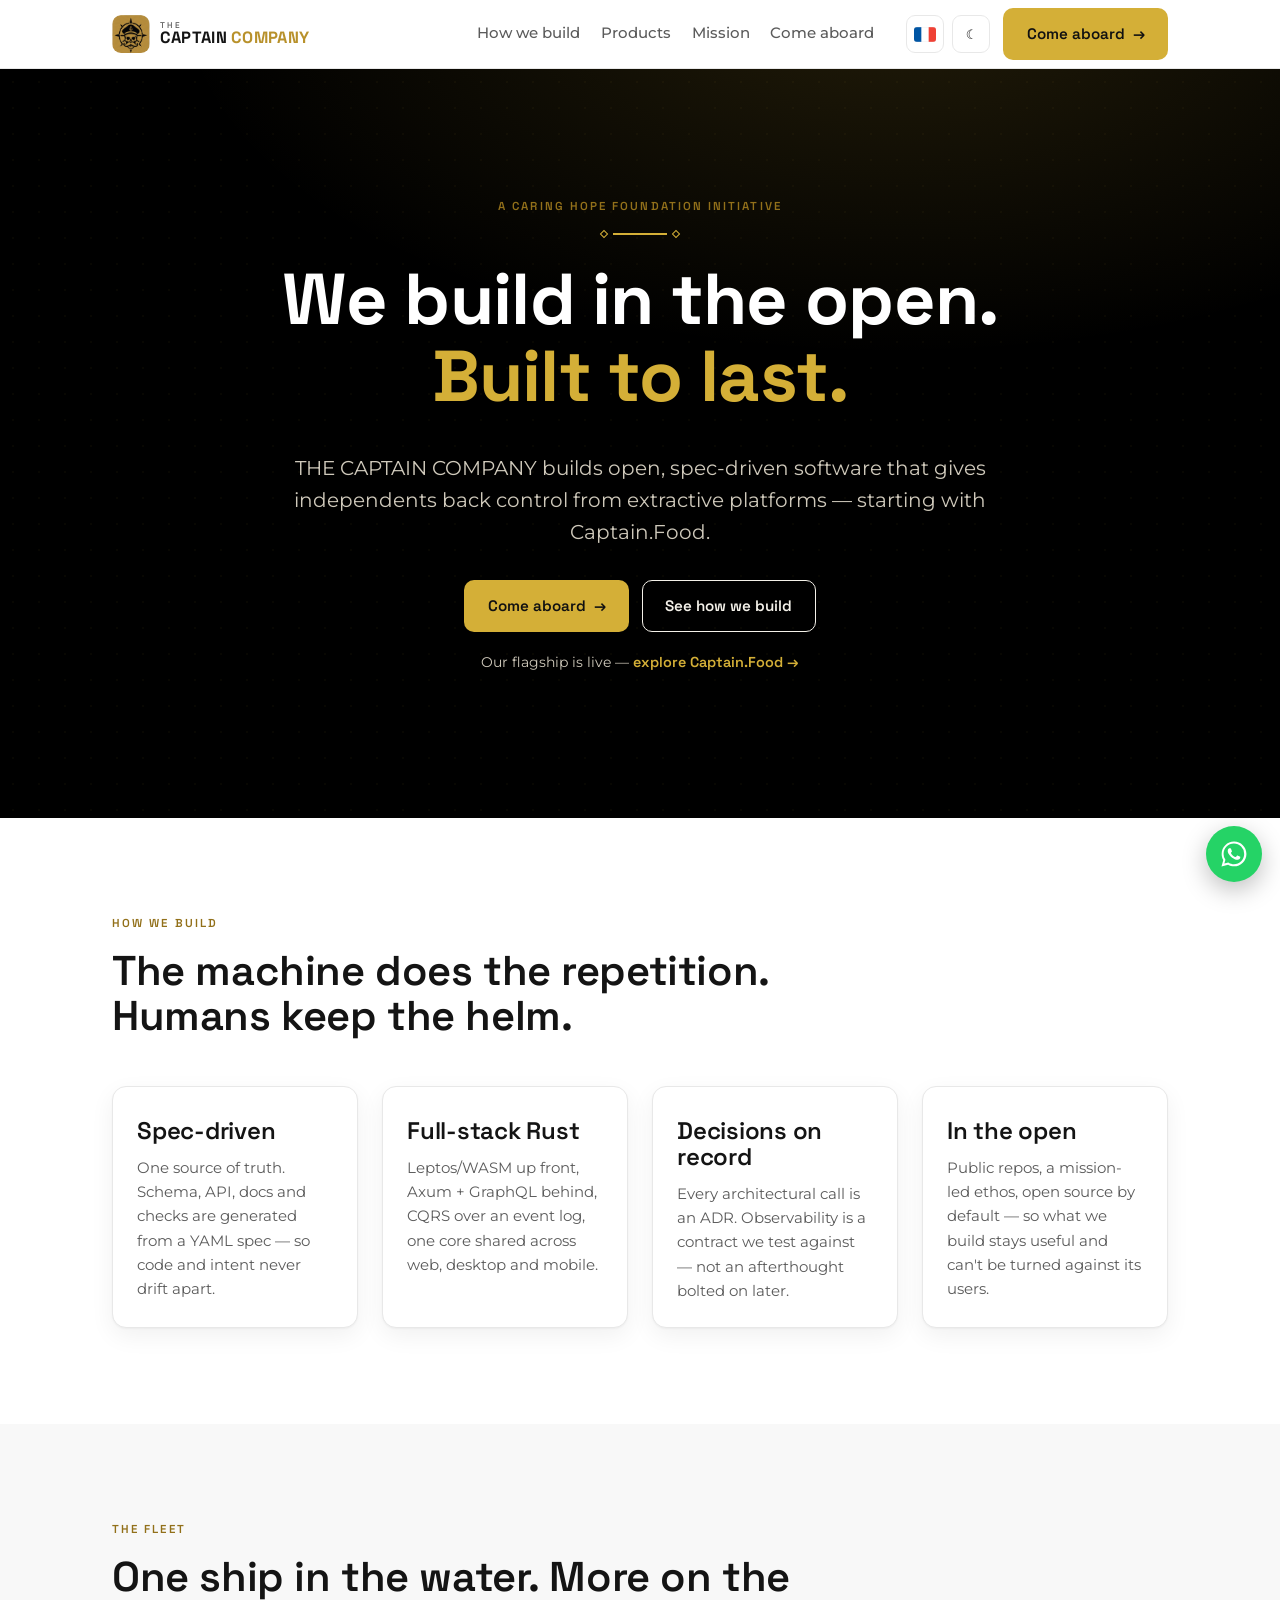
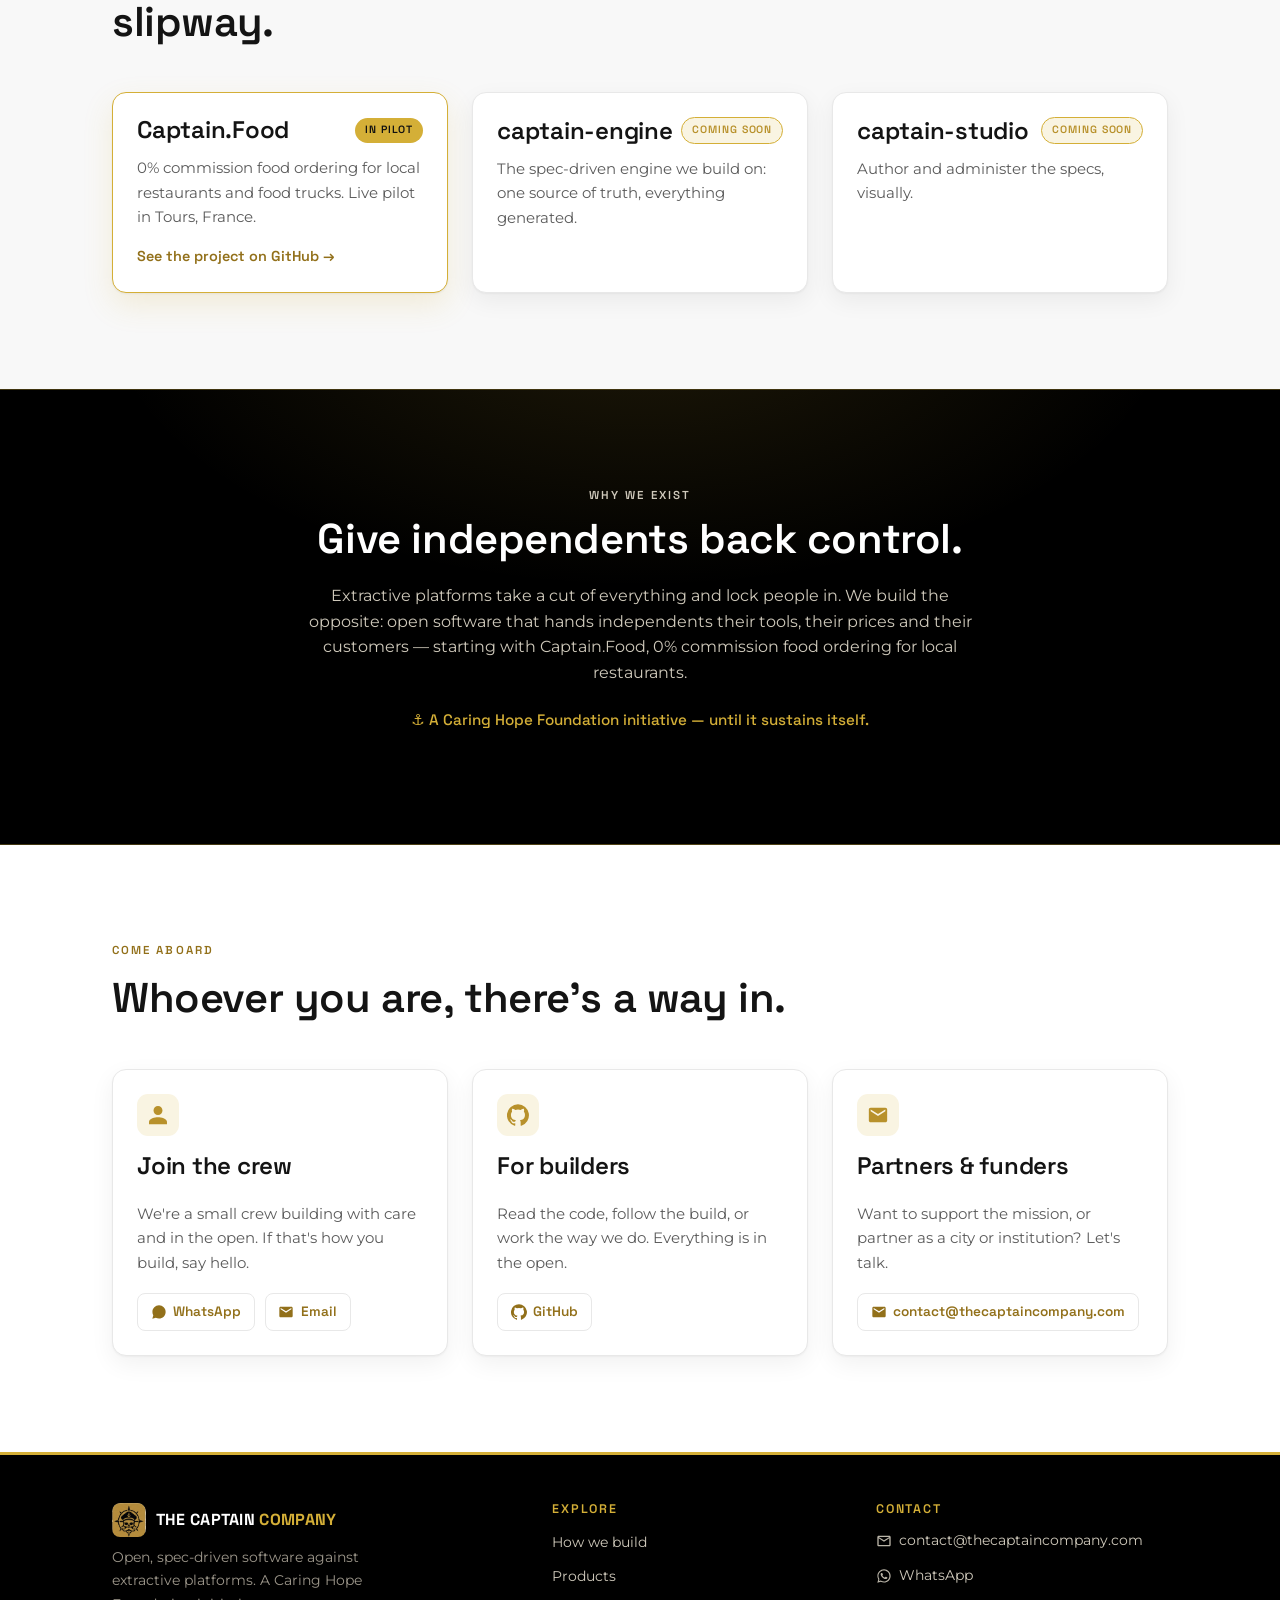
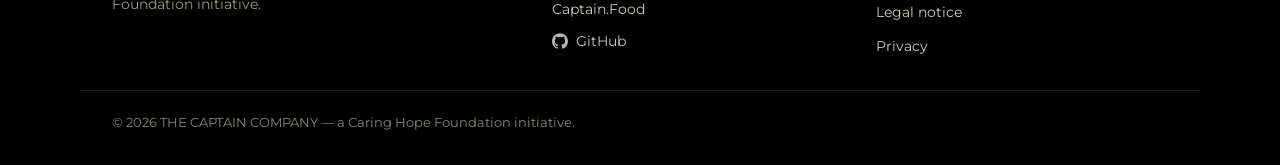
<file: index.html>
<!doctype html>
<html lang="en">
<head>
  <meta charset="utf-8" />
  <meta name="viewport" content="width=device-width, initial-scale=1" />
  <title>THE CAPTAIN COMPANY — open software against extractive platforms</title>
  <meta name="description" content="THE CAPTAIN COMPANY builds open, spec-driven software that gives independents back control from extractive platforms — starting with Captain.Food. A Caring Hope Foundation initiative." />
  <link rel="canonical" href="https://thecaptaincompany.com/" />
  <link rel="icon" type="image/png" href="/assets/favicon.png" />
  <link rel="apple-touch-icon" href="/assets/apple-touch-icon.png" />
  <meta name="theme-color" content="#000000" />

  <meta property="og:type" content="website" />
  <meta property="og:site_name" content="THE CAPTAIN COMPANY" />
  <meta property="og:title" content="THE CAPTAIN COMPANY" />
  <meta property="og:description" content="Open, spec-driven software against extractive platforms — starting with Captain.Food." />
  <meta property="og:url" content="https://thecaptaincompany.com/" />
  <meta property="og:image" content="https://thecaptaincompany.com/assets/og.png" />
  <meta name="twitter:card" content="summary_large_image" />

  <link rel="preconnect" href="https://fonts.googleapis.com" />
  <link rel="preconnect" href="https://fonts.gstatic.com" crossorigin />
  <link href="https://fonts.googleapis.com/css2?family=Montserrat:wght@400;500;600;700&family=Space+Grotesk:wght@500;600;700&display=swap" rel="stylesheet" />
  <link rel="stylesheet" href="/styles.css" />
</head>
<body>
  <a class="skip-link" href="#main"><span class="t-en">Skip to content</span><span class="t-fr">Aller au contenu</span></a>

  <header class="site-header">
    <div class="container nav">
      <a class="brand" href="/" aria-label="THE CAPTAIN COMPANY">
        <img class="brand-badge" src="/assets/brand/icon-gold.png" alt="" width="38" height="38" />
        <span class="brand-word">
          <span class="b-the">THE</span>
          <span class="b-main">CAPTAIN <span class="b-co">COMPANY</span></span>
        </span>
      </a>
      <nav class="nav-links" aria-label="Primary">
        <a href="#how"><span class="t-en">How we build</span><span class="t-fr">Comment on construit</span></a>
        <a href="#products"><span class="t-en">Products</span><span class="t-fr">Produits</span></a>
        <a href="#mission"><span class="t-en">Mission</span><span class="t-fr">Mission</span></a>
        <a href="#contact"><span class="t-en">Come aboard</span><span class="t-fr">Venez à bord</span></a>
      </nav>
      <div class="nav-tools">
        <button class="icon-btn lang-btn" data-lang-toggle type="button" aria-label="Switch language"></button>
        <button class="icon-btn" data-theme-toggle type="button" aria-label="Switch theme">☾</button>
        <a class="btn btn-primary nav-cta" href="#contact"><span class="t-en">Come aboard</span><span class="t-fr">Venez à bord</span><span class="btn-arrow" aria-hidden="true">→</span></a>
      </div>
    </div>
  </header>

  <main id="main">

    <!-- HERO -->
    <section class="hero on-dark">
      <div class="container">
        <div class="hero-copy">
          <p class="eyebrow"><span class="t-en">A Caring Hope Foundation initiative</span><span class="t-fr">Une initiative de la Caring Hope Foundation</span></p>
          <div class="tick" aria-hidden="true"></div>
          <h1>
            <span class="t-en">We build in the open.<br><span class="grad">Built to last.</span></span>
            <span class="t-fr">On construit à ciel ouvert.<br><span class="grad">Fait pour durer.</span></span>
          </h1>
          <p class="lede">
            <span class="t-en">THE CAPTAIN COMPANY builds open, spec-driven software that gives independents back control from extractive platforms — starting with Captain.Food.</span>
            <span class="t-fr">THE CAPTAIN COMPANY construit des logiciels ouverts, pilotés par la spécification, qui rendent aux indépendants le contrôle repris par les plateformes extractives — à commencer par Captain.Food.</span>
          </p>
          <div class="hero-cta">
            <a class="btn btn-primary" href="#contact"><span class="t-en">Come aboard</span><span class="t-fr">Venez à bord</span><span class="btn-arrow" aria-hidden="true">→</span></a>
            <a class="btn btn-ghost" href="#how"><span class="t-en">See how we build</span><span class="t-fr">Voir comment on construit</span></a>
          </div>
          <p class="hero-note">
            <span class="t-en">Our flagship is live — <a href="https://github.com/TheCaptainCompany/captain-food" target="_blank" rel="noopener">explore Captain.Food →</a></span>
            <span class="t-fr">Notre produit phare est en ligne — <a href="https://github.com/TheCaptainCompany/captain-food" target="_blank" rel="noopener">découvrir Captain.Food →</a></span>
          </p>
        </div>
      </div>
    </section>

    <!-- HOW WE BUILD -->
    <section id="how">
      <div class="container">
        <div class="section-head reveal">
          <p class="eyebrow"><span class="t-en">How we build</span><span class="t-fr">Comment on construit</span></p>
          <h2><span class="t-en">The machine does the repetition. Humans keep the helm.</span><span class="t-fr">La machine fait la répétition. L'humain garde la barre.</span></h2>
        </div>
        <div class="grid grid-4">
          <div class="card reveal">
            <h3><span class="t-en">Spec-driven</span><span class="t-fr">Piloté par la spéc</span></h3>
            <p><span class="t-en">One source of truth. Schema, API, docs and checks are generated from a YAML spec — so code and intent never drift apart.</span><span class="t-fr">Une seule source de vérité. Schéma, API, docs et tests sont générés depuis une spéc YAML — le code ne dérive jamais de l'intention.</span></p>
          </div>
          <div class="card reveal">
            <h3><span class="t-en">Full-stack Rust</span><span class="t-fr">Full-stack Rust</span></h3>
            <p><span class="t-en">Leptos/WASM up front, Axum + GraphQL behind, CQRS over an event log, one core shared across web, desktop and mobile.</span><span class="t-fr">Leptos/WASM à la proue, Axum + GraphQL à la barre, CQRS sur un journal d'événements, un cœur partagé entre web, desktop et mobile.</span></p>
          </div>
          <div class="card reveal">
            <h3><span class="t-en">Decisions on record</span><span class="t-fr">Décisions tracées</span></h3>
            <p><span class="t-en">Every architectural call is an ADR. Observability is a contract we test against — not an afterthought bolted on later.</span><span class="t-fr">Chaque choix d'architecture est un ADR. L'observabilité est un contrat qu'on teste — pas une rustine ajoutée après coup.</span></p>
          </div>
          <div class="card reveal">
            <h3><span class="t-en">In the open</span><span class="t-fr">À ciel ouvert</span></h3>
            <p><span class="t-en">Public repos, a mission-led ethos, open source by default — so what we build stays useful and can't be turned against its users.</span><span class="t-fr">Dépôts publics, une éthique guidée par la mission, open source par défaut — ce qu'on construit reste utile et ne peut être retourné contre ses usagers.</span></p>
          </div>
        </div>
      </div>
    </section>

    <!-- PRODUCTS -->
    <section id="products" class="bg-alt">
      <div class="container">
        <div class="section-head reveal">
          <p class="eyebrow"><span class="t-en">The fleet</span><span class="t-fr">La flotte</span></p>
          <h2><span class="t-en">One ship in the water. More on the slipway.</span><span class="t-fr">Un navire à l'eau. D'autres en cale.</span></h2>
        </div>
        <div class="grid grid-3">
          <a class="card product reveal" href="https://github.com/TheCaptainCompany/captain-food" target="_blank" rel="noopener">
            <div class="p-top"><h3>Captain.Food</h3><span class="badge badge-live"><span class="t-en">In pilot</span><span class="t-fr">En pilote</span></span></div>
            <p><span class="t-en">0% commission food ordering for local restaurants and food trucks. Live pilot in Tours, France.</span><span class="t-fr">Commande en ligne à 0 % de commission pour les restaurants et food trucks locaux. Pilote à Tours, France.</span></p>
            <span class="p-link"><span class="t-en">See the project on GitHub</span><span class="t-fr">Voir le projet sur GitHub</span> <span class="arrow">→</span></span>
          </a>
          <div class="card product is-soon reveal">
            <div class="p-top"><h3>captain-engine</h3><span class="badge badge-soon"><span class="t-en">Coming soon</span><span class="t-fr">Bientôt</span></span></div>
            <p><span class="t-en">The spec-driven engine we build on: one source of truth, everything generated.</span><span class="t-fr">Le moteur piloté par la spéc sur lequel on construit : une source de vérité, tout est généré.</span></p>
          </div>
          <div class="card product is-soon reveal">
            <div class="p-top"><h3>captain-studio</h3><span class="badge badge-soon"><span class="t-en">Coming soon</span><span class="t-fr">Bientôt</span></span></div>
            <p><span class="t-en">Author and administer the specs, visually.</span><span class="t-fr">Écrire et administrer les spécifications, visuellement.</span></p>
          </div>
        </div>
      </div>
    </section>

    <!-- MISSION -->
    <section id="mission" class="mission on-dark">
      <div class="container">
        <div class="mission-copy reveal">
          <p class="eyebrow"><span class="t-en">Why we exist</span><span class="t-fr">Pourquoi nous existons</span></p>
          <h2><span class="t-en">Give independents back control.</span><span class="t-fr">Rendre le contrôle aux indépendants.</span></h2>
          <p><span class="t-en">Extractive platforms take a cut of everything and lock people in. We build the opposite: open software that hands independents their tools, their prices and their customers — starting with Captain.Food, 0% commission food ordering for local restaurants.</span><span class="t-fr">Les plateformes extractives prélèvent sur tout et enferment. Nous construisons l'inverse : des logiciels ouverts qui rendent aux indépendants leurs outils, leurs prix et leurs clients — à commencer par Captain.Food, la commande en ligne à 0 % de commission pour les restaurants locaux.</span></p>
          <p class="foundation">⚓ <span class="t-en">A Caring Hope Foundation initiative — until it sustains itself.</span><span class="t-fr">Une initiative de la Caring Hope Foundation — jusqu'à ce qu'elle vole de ses propres ailes.</span></p>
        </div>
      </div>
    </section>

    <!-- CONTACT / ROUTING -->
    <section id="contact">
      <div class="container">
        <div class="section-head reveal">
          <p class="eyebrow"><span class="t-en">Come aboard</span><span class="t-fr">Venez à bord</span></p>
          <h2><span class="t-en">Whoever you are, there's a way in.</span><span class="t-fr">Qui que vous soyez, il y a une porte.</span></h2>
        </div>
        <div class="grid grid-3">
          <div class="card route reveal">
            <div class="r-ico"><svg class="ic" viewBox="0 0 24 24" aria-hidden="true" focusable="false"><path d="M12 12c2.7 0 4.9-2.2 4.9-4.9S14.7 2.2 12 2.2 7.1 4.4 7.1 7.1 9.3 12 12 12zm0 2.4c-3.3 0-9.8 1.6-9.8 4.9V22h19.6v-2.7c0-3.3-6.5-4.9-9.8-4.9z"/></svg></div>
            <h3><span class="t-en">Join the crew</span><span class="t-fr">Rejoindre l'équipage</span></h3>
            <p><span class="t-en">We're a small crew building with care and in the open. If that's how you build, say hello.</span><span class="t-fr">Nous sommes un petit équipage qui construit avec soin, à ciel ouvert. Si c'est votre façon de faire, écrivez-nous.</span></p>
            <div class="r-links">
              <a class="link-chip" data-wa href="#"><svg class="ic" viewBox="0 0 24 24" aria-hidden="true" focusable="false"><path d="M12.04 2C6.58 2 2.13 6.45 2.13 11.91c0 1.75.46 3.45 1.32 4.95L2 22l5.25-1.38c1.45.79 3.08 1.21 4.79 1.21h.004c5.46 0 9.91-4.45 9.91-9.91C22.04 6.45 17.5 2 12.04 2z"/></svg> WhatsApp</a>
              <a class="link-chip" href="mailto:contact@thecaptaincompany.com"><svg class="ic" viewBox="0 0 24 24" aria-hidden="true" focusable="false"><path d="M20 4H4c-1.1 0-2 .9-2 2v12c0 1.1.9 2 2 2h16c1.1 0 2-.9 2-2V6c0-1.1-.9-2-2-2zm0 4-8 5-8-5V6l8 5 8-5v2z"/></svg> Email</a>
            </div>
          </div>
          <div class="card route reveal">
            <div class="r-ico"><svg class="ic" viewBox="0 0 24 24" aria-hidden="true" focusable="false"><path d="M12 .3a12 12 0 0 0-3.8 23.4c.6.1.8-.3.8-.6v-2c-3.3.7-4-1.6-4-1.6-.6-1.4-1.3-1.8-1.3-1.8-1.1-.7 0-.7 0-.7 1.2 0 1.8 1.2 1.8 1.2 1.1 1.8 2.8 1.3 3.5 1 .1-.8.4-1.3.8-1.6-2.7-.3-5.5-1.3-5.5-5.9 0-1.3.5-2.4 1.2-3.2 0-.4-.5-1.6.2-3.2 0 0 1-.3 3.3 1.2a11.5 11.5 0 0 1 6 0C17.3 5 18.3 5.3 18.3 5.3c.7 1.6.2 2.8.1 3.2.8.8 1.2 1.9 1.2 3.2 0 4.6-2.8 5.6-5.5 5.9.4.4.8 1.1.8 2.2v3.3c0 .3.2.7.8.6A12 12 0 0 0 12 .3z"/></svg></div>
            <h3><span class="t-en">For builders</span><span class="t-fr">Pour les bâtisseurs</span></h3>
            <p><span class="t-en">Read the code, follow the build, or work the way we do. Everything is in the open.</span><span class="t-fr">Lisez le code, suivez la construction, ou travaillez comme nous. Tout est ouvert.</span></p>
            <div class="r-links">
              <a class="link-chip" href="https://github.com/TheCaptainCompany" target="_blank" rel="noopener"><svg class="ic" viewBox="0 0 24 24" aria-hidden="true" focusable="false"><path d="M12 .3a12 12 0 0 0-3.8 23.4c.6.1.8-.3.8-.6v-2c-3.3.7-4-1.6-4-1.6-.6-1.4-1.3-1.8-1.3-1.8-1.1-.7 0-.7 0-.7 1.2 0 1.8 1.2 1.8 1.2 1.1 1.8 2.8 1.3 3.5 1 .1-.8.4-1.3.8-1.6-2.7-.3-5.5-1.3-5.5-5.9 0-1.3.5-2.4 1.2-3.2 0-.4-.5-1.6.2-3.2 0 0 1-.3 3.3 1.2a11.5 11.5 0 0 1 6 0C17.3 5 18.3 5.3 18.3 5.3c.7 1.6.2 2.8.1 3.2.8.8 1.2 1.9 1.2 3.2 0 4.6-2.8 5.6-5.5 5.9.4.4.8 1.1.8 2.2v3.3c0 .3.2.7.8.6A12 12 0 0 0 12 .3z"/></svg> GitHub</a>
            </div>
          </div>
          <div class="card route reveal">
            <div class="r-ico"><svg class="ic" viewBox="0 0 24 24" aria-hidden="true" focusable="false"><path d="M20 4H4c-1.1 0-2 .9-2 2v12c0 1.1.9 2 2 2h16c1.1 0 2-.9 2-2V6c0-1.1-.9-2-2-2zm0 4-8 5-8-5V6l8 5 8-5v2z"/></svg></div>
            <h3><span class="t-en">Partners &amp; funders</span><span class="t-fr">Partenaires &amp; financeurs</span></h3>
            <p><span class="t-en">Want to support the mission, or partner as a city or institution? Let's talk.</span><span class="t-fr">Envie de soutenir la mission, ou de nous accompagner comme ville ou institution ? Parlons-en.</span></p>
            <div class="r-links">
              <a class="link-chip" href="mailto:contact@thecaptaincompany.com"><svg class="ic" viewBox="0 0 24 24" aria-hidden="true" focusable="false"><path d="M20 4H4c-1.1 0-2 .9-2 2v12c0 1.1.9 2 2 2h16c1.1 0 2-.9 2-2V6c0-1.1-.9-2-2-2zm0 4-8 5-8-5V6l8 5 8-5v2z"/></svg> contact@thecaptaincompany.com</a>
            </div>
          </div>
        </div>
      </div>
    </section>
  </main>

  <footer class="site-footer" data-shared-footer>
    <noscript>
      <div class="container footer-bottom">
        © 2026 THE CAPTAIN COMPANY — a Caring Hope Foundation initiative ·
        <a href="/mentions-legales.html" style="color:#d4af37">Mentions légales</a> ·
        <a href="/confidentialite.html" style="color:#d4af37">Confidentialité</a> ·
        <a href="mailto:contact@thecaptaincompany.com" style="color:#d4af37">contact@thecaptaincompany.com</a>
      </div>
    </noscript>
  </footer>

  <script src="/partials.js"></script>
</body>
</html>
</file>
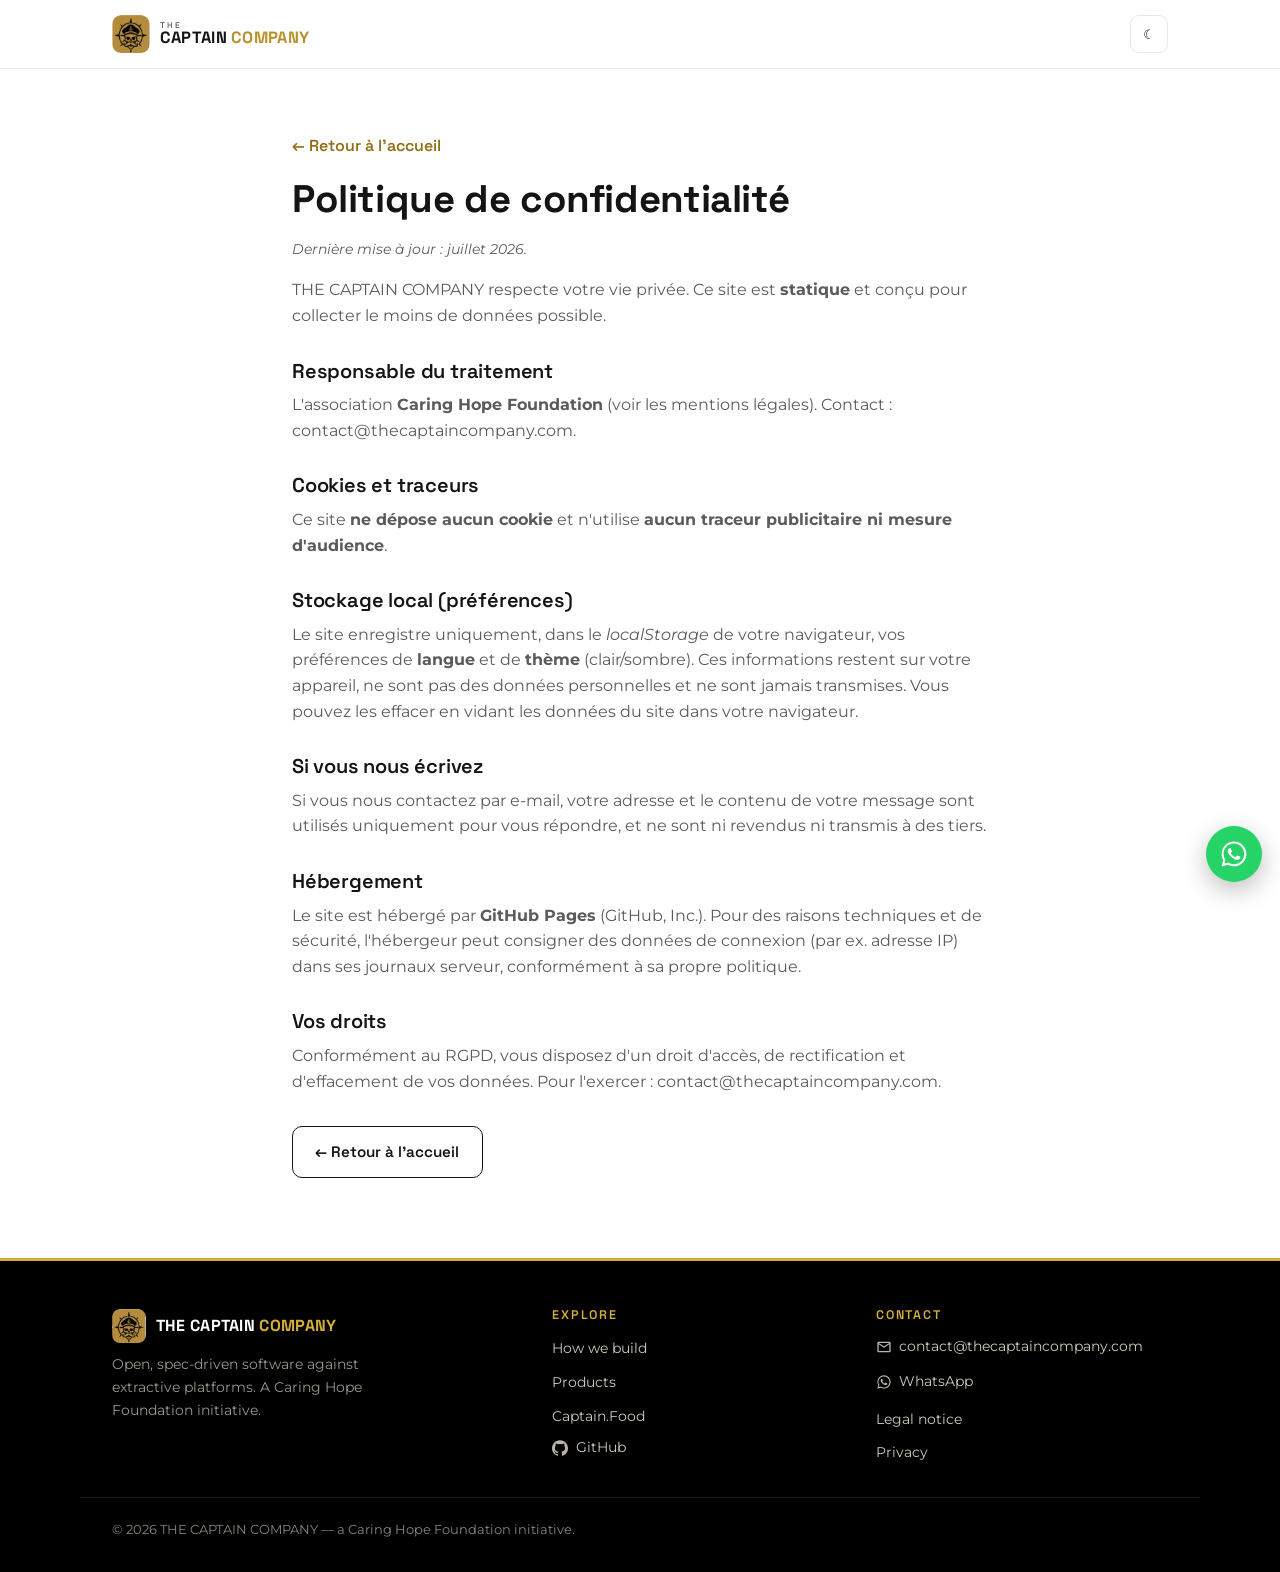
<file: confidentialite.html>
<!doctype html>
<html lang="fr">
<head>
  <meta charset="utf-8" />
  <meta name="viewport" content="width=device-width, initial-scale=1" />
  <title>Politique de confidentialité — THE CAPTAIN COMPANY</title>
  <meta name="description" content="Politique de confidentialité de THE CAPTAIN COMPANY : un site statique sans cookies ni traceurs. Responsable : association Caring Hope Foundation." />
  <link rel="canonical" href="https://thecaptaincompany.com/confidentialite.html" />
  <link rel="icon" type="image/png" href="/assets/favicon.png" />
  <link rel="apple-touch-icon" href="/assets/apple-touch-icon.png" />
  <link rel="preconnect" href="https://fonts.googleapis.com" />
  <link rel="preconnect" href="https://fonts.gstatic.com" crossorigin />
  <link href="https://fonts.googleapis.com/css2?family=Montserrat:wght@400;500;600;700&family=Space+Grotesk:wght@500;600;700&display=swap" rel="stylesheet" />
  <link rel="stylesheet" href="/styles.css" />
</head>
<body>
  <header class="site-header">
    <div class="container nav">
      <a class="brand" href="/" aria-label="THE CAPTAIN COMPANY">
        <img class="brand-badge" src="/assets/brand/icon-gold.png" alt="" width="38" height="38" />
        <span class="brand-word"><span class="b-the">THE</span><span class="b-main">CAPTAIN <span class="b-co">COMPANY</span></span></span>
      </a>
      <div class="nav-tools" style="margin-left:auto">
        <button class="icon-btn" data-theme-toggle type="button" aria-label="Thème">☾</button>
      </div>
    </div>
  </header>

  <main class="legal">
    <div class="container narrow">
      <a class="back-link" href="/">← Retour à l'accueil</a>
      <h1>Politique de confidentialité</h1>
      <p class="updated">Dernière mise à jour : juillet 2026.</p>

      <p>THE CAPTAIN COMPANY respecte votre vie privée. Ce site est <strong>statique</strong> et conçu
        pour collecter le moins de données possible.</p>

      <h2>Responsable du traitement</h2>
      <p>L'association <strong>Caring Hope Foundation</strong> (voir les
        <a href="/mentions-legales.html">mentions légales</a>). Contact :
        <a href="mailto:contact@thecaptaincompany.com">contact@thecaptaincompany.com</a>.</p>

      <h2>Cookies et traceurs</h2>
      <p>Ce site <strong>ne dépose aucun cookie</strong> et n'utilise <strong>aucun traceur
        publicitaire ni mesure d'audience</strong>.</p>

      <h2>Stockage local (préférences)</h2>
      <p>Le site enregistre uniquement, dans le <em>localStorage</em> de votre navigateur, vos
        préférences de <strong>langue</strong> et de <strong>thème</strong> (clair/sombre). Ces
        informations restent sur votre appareil, ne sont pas des données personnelles et ne sont
        jamais transmises. Vous pouvez les effacer en vidant les données du site dans votre
        navigateur.</p>

      <h2>Si vous nous écrivez</h2>
      <p>Si vous nous contactez par e-mail, votre adresse et le contenu de votre message sont utilisés
        uniquement pour vous répondre, et ne sont ni revendus ni transmis à des tiers.</p>

      <h2>Hébergement</h2>
      <p>Le site est hébergé par <strong>GitHub Pages</strong> (GitHub, Inc.). Pour des raisons
        techniques et de sécurité, l'hébergeur peut consigner des données de connexion (par ex.
        adresse IP) dans ses journaux serveur, conformément à sa propre politique.</p>

      <h2>Vos droits</h2>
      <p>Conformément au RGPD, vous disposez d'un droit d'accès, de rectification et d'effacement de
        vos données. Pour l'exercer :
        <a href="mailto:contact@thecaptaincompany.com">contact@thecaptaincompany.com</a>.</p>

      <p style="margin-top:2rem;"><a class="btn btn-ghost" href="/">← Retour à l'accueil</a></p>
    </div>
  </main>

  <footer class="site-footer" data-shared-footer>
    <noscript>
      <div class="container footer-bottom">© 2026 THE CAPTAIN COMPANY — une initiative de la Caring Hope Foundation.</div>
    </noscript>
  </footer>
  <script src="/partials.js"></script>
</body>
</html>
</file>
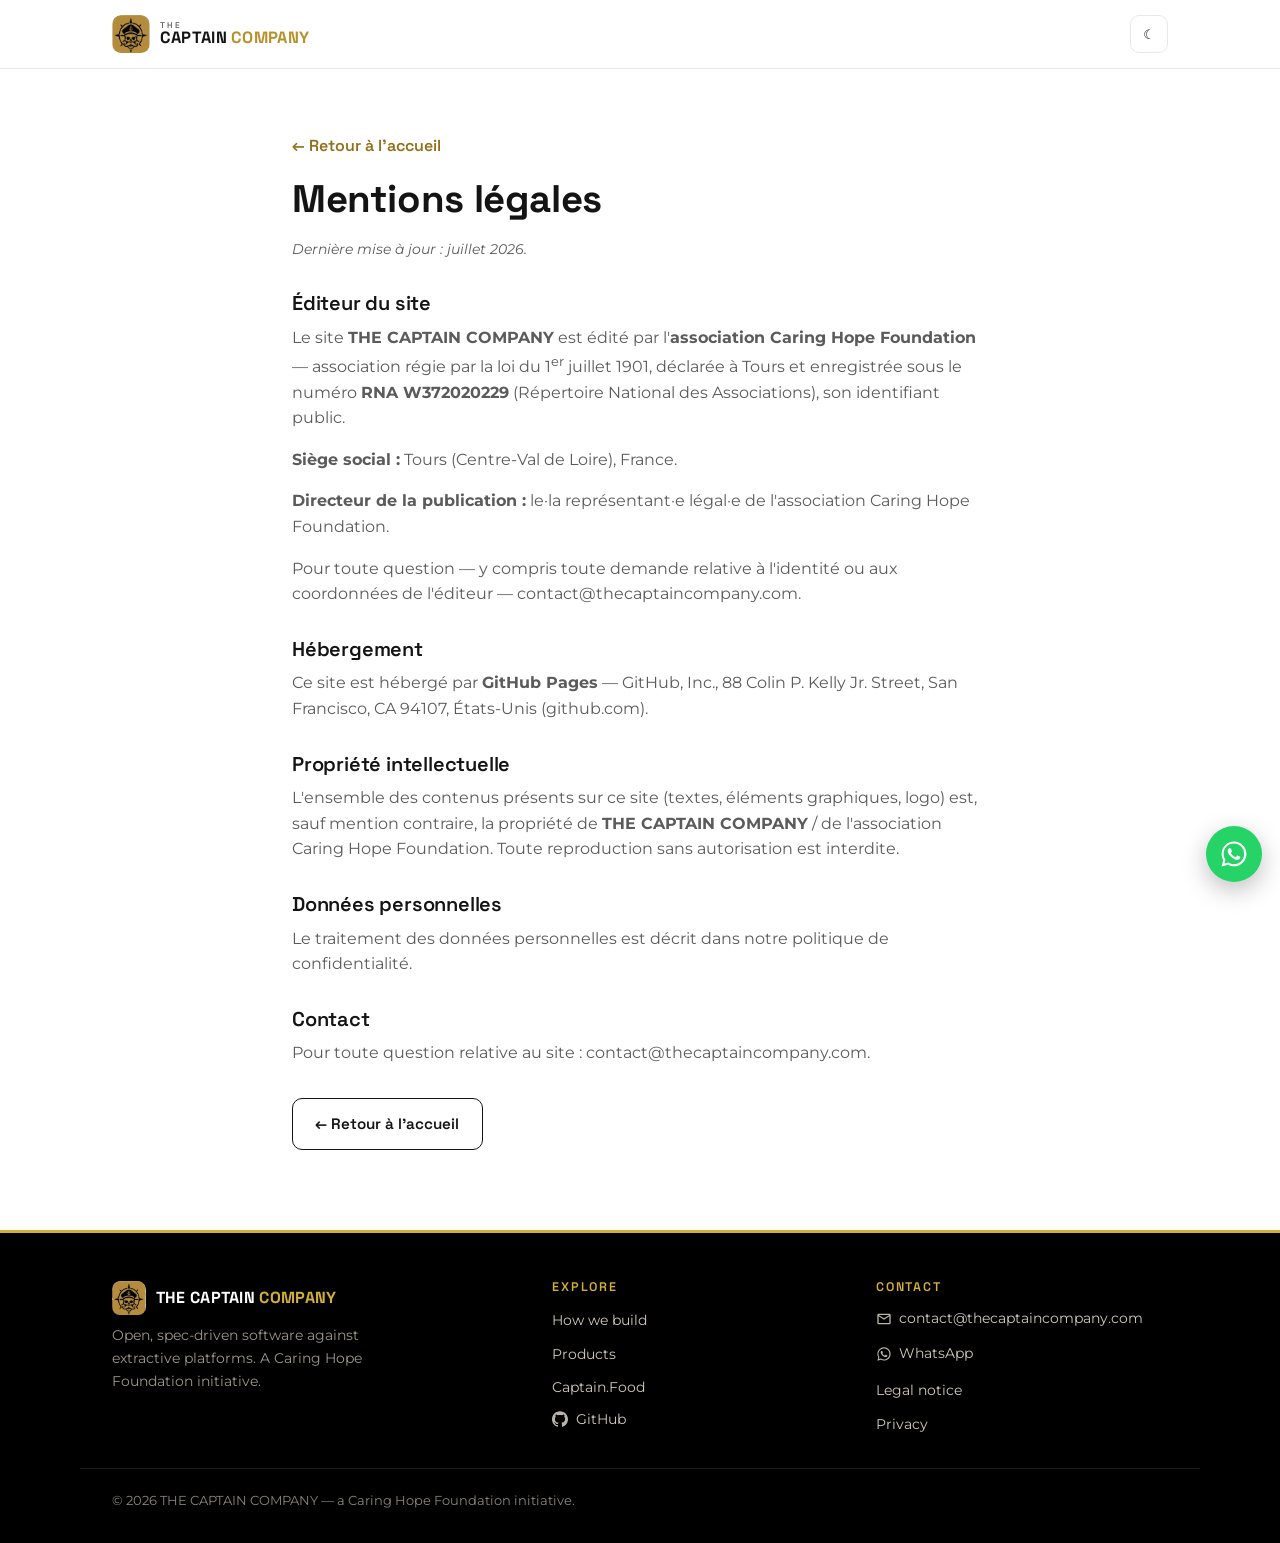
<file: mentions-legales.html>
<!doctype html>
<html lang="fr">
<head>
  <meta charset="utf-8" />
  <meta name="viewport" content="width=device-width, initial-scale=1" />
  <title>Mentions légales — THE CAPTAIN COMPANY</title>
  <meta name="description" content="Mentions légales de THE CAPTAIN COMPANY : éditeur (association Caring Hope Foundation), hébergeur, propriété intellectuelle et contact." />
  <link rel="canonical" href="https://thecaptaincompany.com/mentions-legales.html" />
  <link rel="icon" type="image/png" href="/assets/favicon.png" />
  <link rel="apple-touch-icon" href="/assets/apple-touch-icon.png" />
  <link rel="preconnect" href="https://fonts.googleapis.com" />
  <link rel="preconnect" href="https://fonts.gstatic.com" crossorigin />
  <link href="https://fonts.googleapis.com/css2?family=Montserrat:wght@400;500;600;700&family=Space+Grotesk:wght@500;600;700&display=swap" rel="stylesheet" />
  <link rel="stylesheet" href="/styles.css" />
</head>
<body>
  <header class="site-header">
    <div class="container nav">
      <a class="brand" href="/" aria-label="THE CAPTAIN COMPANY">
        <img class="brand-badge" src="/assets/brand/icon-gold.png" alt="" width="38" height="38" />
        <span class="brand-word"><span class="b-the">THE</span><span class="b-main">CAPTAIN <span class="b-co">COMPANY</span></span></span>
      </a>
      <div class="nav-tools" style="margin-left:auto">
        <button class="icon-btn" data-theme-toggle type="button" aria-label="Thème">☾</button>
      </div>
    </div>
  </header>

  <main class="legal">
    <div class="container narrow">
      <a class="back-link" href="/">← Retour à l'accueil</a>
      <h1>Mentions légales</h1>
      <p class="updated">Dernière mise à jour : juillet 2026.</p>

      <h2>Éditeur du site</h2>
      <p>Le site <strong>THE CAPTAIN COMPANY</strong> est édité par l'<strong>association Caring Hope
        Foundation</strong> — association régie par la loi du 1<sup>er</sup> juillet 1901, déclarée à
        Tours et enregistrée sous le numéro <strong>RNA&nbsp;W372020229</strong> (Répertoire National
        des Associations), son identifiant public.</p>
      <p><strong>Siège social :</strong> Tours (Centre-Val de Loire), France.</p>
      <p><strong>Directeur de la publication :</strong> le·la représentant·e légal·e de l'association
        Caring Hope Foundation.</p>
      <p>Pour toute question — y compris toute demande relative à l'identité ou aux coordonnées de
        l'éditeur — <a href="mailto:contact@thecaptaincompany.com">contact@thecaptaincompany.com</a>.</p>

      <h2>Hébergement</h2>
      <p>Ce site est hébergé par <strong>GitHub Pages</strong> — GitHub, Inc., 88 Colin P. Kelly Jr.
        Street, San Francisco, CA 94107, États-Unis
        (<a href="https://github.com" rel="noopener" target="_blank">github.com</a>).</p>

      <h2>Propriété intellectuelle</h2>
      <p>L'ensemble des contenus présents sur ce site (textes, éléments graphiques, logo) est, sauf
        mention contraire, la propriété de <strong>THE CAPTAIN COMPANY</strong> / de l'association
        Caring Hope Foundation. Toute reproduction sans autorisation est interdite.</p>

      <h2>Données personnelles</h2>
      <p>Le traitement des données personnelles est décrit dans notre
        <a href="/confidentialite.html">politique de confidentialité</a>.</p>

      <h2>Contact</h2>
      <p>Pour toute question relative au site :
        <a href="mailto:contact@thecaptaincompany.com">contact@thecaptaincompany.com</a>.</p>

      <p style="margin-top:2rem;"><a class="btn btn-ghost" href="/">← Retour à l'accueil</a></p>
    </div>
  </main>

  <footer class="site-footer" data-shared-footer>
    <noscript>
      <div class="container footer-bottom">© 2026 THE CAPTAIN COMPANY — une initiative de la Caring Hope Foundation.</div>
    </noscript>
  </footer>
  <script src="/partials.js"></script>
</body>
</html>
</file>
<file: styles.css>
/* =========================================================
   THE CAPTAIN COMPANY — marketing site design system
   Palette: Black #000 · Warm Gold #D4AF37 · White · Off-white #F8F8F8
   Type: Space Grotesk (display) · Montserrat (body)
   Light + dark themes via [data-theme]; bilingual via [data-lang].
   ========================================================= */

:root {
  --gold: #d4af37;
  --gold-deep: #b8912b;
  --gold-soft: rgba(212, 175, 55, 0.14);
  --black: #000;

  /* light theme (default) */
  --bg: #ffffff;
  --bg-alt: #f8f8f8;
  --surface: #ffffff;
  --text: #141414;
  --muted: #5b5b5b;
  --border: #e8e8e8;
  --header-bg: rgba(255, 255, 255, 0.88);
  --shadow: 0 1px 2px rgba(0, 0, 0, 0.04), 0 8px 24px rgba(0, 0, 0, 0.06);

  --maxw: 1120px;
  --radius: 14px;
  --sp: 4px;
  --font-display: "Space Grotesk", "Montserrat", system-ui, sans-serif;
  --font-body: "Montserrat", system-ui, -apple-system, Segoe UI, Roboto, sans-serif;
}

:root[data-theme="dark"] {
  --bg: #000000;
  --bg-alt: #0b0b0b;
  --surface: #101010;
  --text: #f4f1e9;
  --muted: #b6b1a4;
  --border: #262319;
  --header-bg: rgba(0, 0, 0, 0.82);
  --shadow: 0 1px 2px rgba(0, 0, 0, 0.5), 0 10px 30px rgba(0, 0, 0, 0.55);
}

@media (prefers-color-scheme: dark) {
  :root:not([data-theme]) {
    --bg: #000000; --bg-alt: #0b0b0b; --surface: #101010;
    --text: #f4f1e9; --muted: #b6b1a4; --border: #262319;
    --header-bg: rgba(0, 0, 0, 0.82);
    --shadow: 0 1px 2px rgba(0,0,0,.5), 0 10px 30px rgba(0,0,0,.55);
  }
}

/* ---------- bilingual visibility ---------- */
:root[data-lang="en"] .t-fr { display: none !important; }
:root[data-lang="fr"] .t-en { display: none !important; }

*, *::before, *::after { box-sizing: border-box; }
html { scroll-behavior: smooth; }
body {
  margin: 0;
  font-family: var(--font-body);
  color: var(--text);
  background: var(--bg);
  line-height: 1.6;
  -webkit-font-smoothing: antialiased;
  overflow-x: hidden;
}

h1, h2, h3 { font-family: var(--font-display); line-height: 1.08; letter-spacing: -0.01em; margin: 0 0 0.5em; }
h1 { font-size: clamp(2.2rem, 6vw, 4rem); font-weight: 700; }
h2 { font-size: clamp(1.7rem, 4vw, 2.6rem); font-weight: 600; }
h3 { font-size: clamp(1.15rem, 2vw, 1.4rem); font-weight: 600; }
p { margin: 0 0 1rem; }
a { color: inherit; text-decoration: none; }

img { max-width: 100%; display: block; }

.container { width: 100%; max-width: var(--maxw); margin-inline: auto; padding-inline: clamp(1.1rem, 4vw, 2rem); }
.narrow { max-width: 760px; }
.eyebrow {
  font-family: var(--font-display); text-transform: uppercase; letter-spacing: 0.18em;
  font-size: 0.72rem; font-weight: 600; color: var(--gold-deep);
}
:root[data-theme="dark"] .eyebrow { color: var(--gold); }
.lede { font-size: clamp(1.05rem, 1.6vw, 1.25rem); color: var(--muted); }
.center { text-align: center; }
.skip-link { position: absolute; left: -9999px; }
.skip-link:focus { left: 1rem; top: 1rem; background: var(--gold); color: #000; padding: .5rem .9rem; border-radius: 8px; z-index: 100; }

/* ---------- buttons ---------- */
.btn {
  display: inline-flex; align-items: center; gap: 0.5rem;
  font-family: var(--font-display); font-weight: 600; font-size: 0.95rem;
  padding: 0.8rem 1.4rem; border-radius: 999px; border: 1.5px solid transparent;
  cursor: pointer; transition: transform .15s ease, box-shadow .2s ease, background .2s ease, color .2s ease;
  white-space: nowrap;
}
.btn:hover { transform: translateY(-2px); }
.btn-primary { background: var(--gold); color: #111; }
.btn-primary:hover { background: var(--gold-deep); box-shadow: 0 8px 22px rgba(212, 175, 55, 0.35); }
.btn-ghost { border-color: currentColor; color: var(--text); }
.btn-ghost:hover { background: var(--text); color: var(--bg); }
.on-dark .btn-ghost { color: #f4f1e9; }
.on-dark .btn-ghost:hover { background: #f4f1e9; color: #000; }
.btn .ic { width: 18px; height: 18px; fill: currentColor; }

/* ---------- header ---------- */
.site-header {
  position: sticky; top: 0; z-index: 50;
  background: var(--header-bg); backdrop-filter: saturate(160%) blur(12px);
  border-bottom: 1px solid var(--border);
}
.nav { display: flex; align-items: center; gap: 1rem; height: 68px; }
.brand { display: flex; align-items: center; gap: 0.6rem; }
.brand-badge { width: 38px; height: 38px; border-radius: 9px; }
.brand-word { font-family: var(--font-display); font-weight: 700; line-height: 0.92; letter-spacing: 0.02em; }
.brand-word .b-the { display: block; font-size: 0.52rem; letter-spacing: 0.32em; font-weight: 500; color: var(--muted); }
.brand-word .b-main { font-size: 1.02rem; }
.brand-word .b-co { color: var(--gold-deep); }
:root[data-theme="dark"] .brand-word .b-co { color: var(--gold); }
.nav-links { display: flex; gap: 1.3rem; margin-left: auto; }
.nav-links a { font-size: 0.92rem; color: var(--muted); font-weight: 500; }
.nav-links a:hover { color: var(--text); }
.nav-tools { display: flex; align-items: center; gap: 0.5rem; margin-left: 1rem; }
.icon-btn {
  display: inline-flex; align-items: center; justify-content: center;
  width: 38px; height: 38px; border-radius: 9px; border: 1px solid var(--border);
  background: var(--surface); color: var(--text); cursor: pointer; font-weight: 600;
  font-family: var(--font-display); font-size: 0.8rem; transition: border-color .2s, color .2s;
}
.icon-btn:hover { border-color: var(--gold); color: var(--gold-deep); }
.icon-btn .ic { width: 18px; height: 18px; fill: currentColor; }
.nav-cta { margin-left: 0.3rem; }
@media (max-width: 860px) {
  .nav-links { display: none; }
  .nav-cta { display: none; }
}

/* ---------- sections ---------- */
section { padding-block: clamp(3.5rem, 8vw, 6rem); }
.section-head { max-width: 720px; margin-bottom: 2.5rem; }
.bg-alt { background: var(--bg-alt); }

/* ---------- hero (always dark) ---------- */
.hero {
  background: radial-gradient(1200px 600px at 70% -10%, rgba(212,175,55,0.16), transparent 60%), #000;
  color: #f4f1e9; position: relative; overflow: hidden;
}
.hero::after {
  content: ""; position: absolute; inset: 0;
  background-image: radial-gradient(rgba(212,175,55,0.08) 1px, transparent 1px);
  background-size: 26px 26px; opacity: 0.5; pointer-events: none;
}
.hero { padding-block: clamp(4.5rem, 12vw, 8rem); }
.hero .container { position: relative; z-index: 1; max-width: 900px; text-align: center; }
.hero .eyebrow { display: block; margin-bottom: 1.1rem; }
.hero h1 { color: #fff; margin-inline: auto; }
.hero .grad { color: var(--gold); }
.hero .lede { color: #cfc9bb; max-width: 56ch; margin: 1.3rem auto 0; }
.hero-cta { display: flex; flex-wrap: wrap; gap: 0.8rem; margin-top: 2rem; justify-content: center; }
/* gold hairline compass tick under the eyebrow — the page's quiet signature */
.hero .tick { width: 54px; height: 2px; background: var(--gold); margin: 0 auto 1.6rem; position: relative; }
.hero .tick::before, .hero .tick::after { content: ""; position: absolute; top: 50%; width: 6px; height: 6px; border: 1.5px solid var(--gold); transform: translateY(-50%) rotate(45deg); }
.hero .tick::before { left: -12px; } .hero .tick::after { right: -12px; }

/* ---------- cards grid ---------- */
.grid { display: grid; gap: 1.2rem; }
.grid-4 { grid-template-columns: repeat(4, 1fr); }
.grid-3 { grid-template-columns: repeat(3, 1fr); }
@media (max-width: 900px) { .grid-4 { grid-template-columns: repeat(2, 1fr); } }
@media (max-width: 720px) { .grid-4, .grid-3 { grid-template-columns: 1fr; } }

.card {
  background: var(--surface); border: 1px solid var(--border); border-radius: var(--radius);
  padding: 1.5rem; box-shadow: var(--shadow); position: relative; transition: transform .18s, border-color .2s;
}
.card:hover { transform: translateY(-3px); border-color: var(--gold); }
.card .num { font-family: var(--font-display); font-weight: 700; color: var(--gold); font-size: 0.85rem; letter-spacing: 0.1em; }
.card h3 { margin-top: 0.4rem; }
.card p { color: var(--muted); font-size: 0.95rem; margin: 0; }

/* product cards */
.product { display: flex; flex-direction: column; }
.product .p-top { display: flex; align-items: center; justify-content: space-between; gap: 0.5rem; margin-bottom: 0.8rem; }
.product h3 { margin: 0; }
.badge {
  font-family: var(--font-display); font-size: 0.66rem; font-weight: 600; text-transform: uppercase;
  letter-spacing: 0.09em; padding: 0.25rem 0.6rem; border-radius: 999px; white-space: nowrap;
}
.badge-live { background: var(--gold); color: #111; }
.badge-soon { background: var(--gold-soft); color: var(--gold-deep); border: 1px solid var(--gold); }
:root[data-theme="dark"] .badge-soon { color: var(--gold); }
.product .p-link { margin-top: auto; padding-top: 1rem; font-family: var(--font-display); font-weight: 600; color: var(--gold-deep); font-size: 0.9rem; }
:root[data-theme="dark"] .product .p-link { color: var(--gold); }
.product .p-link .arrow { transition: transform .2s; display: inline-block; }
.product a.product:hover .arrow { transform: translateX(4px); }
.product.is-soon { opacity: 0.92; }

/* ---------- mission band ---------- */
.mission { background: #000; color: #f4f1e9; }
.mission .container { max-width: 760px; margin-inline: auto; text-align: center; }
.mission .eyebrow { display: block; margin-bottom: 0.8rem; }
.mission h2 { color: #fff; }
.mission p { color: #cfc9bb; margin-inline: auto; max-width: 62ch; }
.mission .foundation { margin-top: 1.4rem; font-size: 0.95rem; color: var(--gold); font-family: var(--font-display); font-weight: 500; }

/* responsive safety: let flex/grid children shrink, wrap long words */
.nav > *, .grid > *, .hero .container > *, .mission .container > *, .footer-grid > *, .r-links > *, .hero-cta > * { min-width: 0; }
h1, h2, h3, p, a, .link-chip { overflow-wrap: break-word; }
.hero-art img { height: auto; }

/* ---------- crew / CTA routing ---------- */
.route { display: flex; flex-direction: column; gap: 0.7rem; }
.route .r-ico { width: 42px; height: 42px; border-radius: 11px; background: var(--gold-soft); display: flex; align-items: center; justify-content: center; }
.route .r-ico .ic { width: 22px; height: 22px; fill: var(--gold-deep); }
:root[data-theme="dark"] .route .r-ico .ic { fill: var(--gold); }
.route .r-links { display: flex; flex-wrap: wrap; gap: 0.6rem; margin-top: 0.4rem; }
.link-chip { display: inline-flex; align-items: center; gap: 0.4rem; font-family: var(--font-display); font-weight: 600; font-size: 0.85rem; color: var(--gold-deep); border: 1px solid var(--border); padding: 0.45rem 0.8rem; border-radius: 999px; }
:root[data-theme="dark"] .link-chip { color: var(--gold); }
.link-chip:hover { border-color: var(--gold); }
.link-chip .ic { width: 16px; height: 16px; fill: currentColor; }

/* ---------- footer ---------- */
.site-footer { background: #000; color: #cfc9bb; padding-block: 3rem 2rem; border-top: 3px solid var(--gold); }
.footer-grid { display: grid; grid-template-columns: 1.4fr 1fr 1fr; gap: 2rem; }
.footer-brand { display: flex; align-items: center; gap: 0.6rem; margin-bottom: 0.6rem; }
.footer-brand img { width: 34px; height: 34px; border-radius: 8px; }
.footer-brand .fw { font-family: var(--font-display); font-weight: 700; color: #fff; letter-spacing: 0.02em; }
.footer-brand .fw .b-co { color: var(--gold); }
.footer-tag { font-size: 0.9rem; color: #9c968a; max-width: 34ch; }
.footer-h { font-family: var(--font-display); font-size: 0.78rem; text-transform: uppercase; letter-spacing: 0.14em; color: var(--gold); margin: 0 0 0.8rem; }
.footer-list { list-style: none; padding: 0; margin: 0; display: flex; flex-direction: column; gap: 0.5rem; }
.footer-list a { color: #cfc9bb; font-size: 0.9rem; display: inline-flex; align-items: center; gap: 0.45rem; }
.footer-list a:hover { color: var(--gold); }
.footer-list .ic { width: 16px; height: 16px; fill: currentColor; opacity: 0.9; }
.footer-bottom { border-top: 1px solid #1c1a13; margin-top: 2rem; padding-top: 1.3rem; font-size: 0.82rem; color: #8a857a; }
@media (max-width: 720px) { .footer-grid { grid-template-columns: 1fr; } }

/* ---------- legal pages ---------- */
.legal { padding-block: clamp(2.5rem, 6vw, 4rem); }
.legal h1 { font-size: clamp(1.8rem, 4vw, 2.4rem); }
.legal h2 { font-size: 1.25rem; margin-top: 2rem; }
.legal p, .legal li { color: var(--muted); }
.legal .updated { font-style: italic; font-size: 0.9rem; }
.back-link { display: inline-block; margin-bottom: 1.2rem; font-weight: 600; font-family: var(--font-display); color: var(--gold-deep); }
:root[data-theme="dark"] .back-link { color: var(--gold); }

/* ---------- floating whatsapp ---------- */
.wa-fab { position: fixed; right: 18px; bottom: 18px; width: 56px; height: 56px; border-radius: 50%; background: #25d366; display: flex; align-items: center; justify-content: center; box-shadow: 0 8px 24px rgba(0,0,0,0.25); z-index: 60; }
.wa-fab svg { width: 30px; height: 30px; fill: #fff; }

.reveal { opacity: 0; transform: translateY(14px); transition: opacity .6s ease, transform .6s ease; }
.reveal.in { opacity: 1; transform: none; }
@media (prefers-reduced-motion: reduce) { .reveal { opacity: 1; transform: none; } .btn:hover, .card:hover { transform: none; } }

/* ===================================================================
   Design pass — UI Designer · Brand Guardian · UX Architect
   =================================================================== */

/* AA-passing gold for text on light surfaces (fills stay #D4AF37) */
:root { --gold-ink: #92701a; }
.eyebrow, .product .p-link, .link-chip, .back-link { color: var(--gold-ink); }
:root[data-theme="dark"] .eyebrow,
:root[data-theme="dark"] .product .p-link,
:root[data-theme="dark"] .link-chip,
:root[data-theme="dark"] .back-link { color: var(--gold); }

/* Type scale to the brand guide (H1 72 / H3 24) */
h1 { font-size: clamp(2.4rem, 6vw, 4.5rem); }
h3 { font-size: clamp(1.15rem, 2vw, 1.5rem); }

/* Buttons: guide = rounded rectangle (not full pill), with trailing arrow */
.btn { border-radius: 10px; }
.link-chip { border-radius: 8px; }
.btn-arrow { display: inline-block; transition: transform .18s ease; }
.btn:hover .btn-arrow { transform: translateX(3px); }

/* Spacing snapped to the 4px scale */
.grid { gap: 1.5rem; }
.section-head { margin-bottom: 3rem; }

/* Keyboard focus — a visible gold ring everywhere (was missing) */
.btn:focus-visible,
.icon-btn:focus-visible,
.link-chip:focus-visible,
.nav-links a:focus-visible,
.footer-list a:focus-visible,
a.product:focus-visible,
.hero-note a:focus-visible,
[data-theme-toggle]:focus-visible,
[data-lang-toggle]:focus-visible {
  outline: 2px solid var(--gold);
  outline-offset: 3px;
}
:root[data-theme="dark"] .btn-primary:focus-visible { outline-color: #fff; }

/* Feature the one live product (Captain.Food) vs the two "coming soon" */
a.product:not(.is-soon) {
  border-color: var(--gold);
  box-shadow: 0 1px 2px rgba(0,0,0,.05), 0 12px 30px rgba(212,175,55,.16);
}
a.product:not(.is-soon):hover {
  box-shadow: 0 1px 2px rgba(0,0,0,.05), 0 16px 40px rgba(212,175,55,.24);
}

/* "How we build" cards: gold top-accent wipes in on hover (replaces 01–04) */
#how .card { overflow: hidden; }
#how .card::before {
  content: ""; position: absolute; top: 0; left: 1.5rem; right: 1.5rem; height: 2px;
  background: var(--gold); border-radius: 0 0 2px 2px;
  transform: scaleX(0); transform-origin: left; transition: transform .28s ease;
}
#how .card:hover::before { transform: scaleX(1); }
@media (prefers-reduced-motion: reduce) { #how .card::before { display: none; } }

/* Mission: a distinct dark band in both themes (gold hairline + faint radial) */
.mission {
  background: radial-gradient(900px 480px at 50% -20%, rgba(212,175,55,.15), transparent 60%), #000;
  border-block: 1px solid rgba(212,175,55,.30);
  position: relative; overflow: hidden;
}

/* Hero support note — Captain.Food demoted to proof, not the primary CTA */
.hero-note { margin-top: 1.2rem; font-size: 0.9rem; color: #cfc9bb; }
.hero-note a { color: var(--gold); font-family: var(--font-display); font-weight: 600; }

/* Keep a persistent router CTA on the mobile header (was hidden < 860px) */
@media (max-width: 860px) {
  .nav-tools { margin-left: auto; }
  .nav-cta { display: inline-flex; padding: 0.55rem 0.95rem; font-size: 0.85rem; }
}
@media (max-width: 520px) { .brand-word { display: none; } }

/* Flag language toggle */
.lang-btn { padding: 0; }
.lang-btn .flag { width: 22px; height: 15px; border-radius: 3px; display: block; box-shadow: inset 0 0 0 1px rgba(0,0,0,.18); }
:root[data-theme="dark"] .lang-btn .flag { box-shadow: inset 0 0 0 1px rgba(255,255,255,.22); }
</file>
